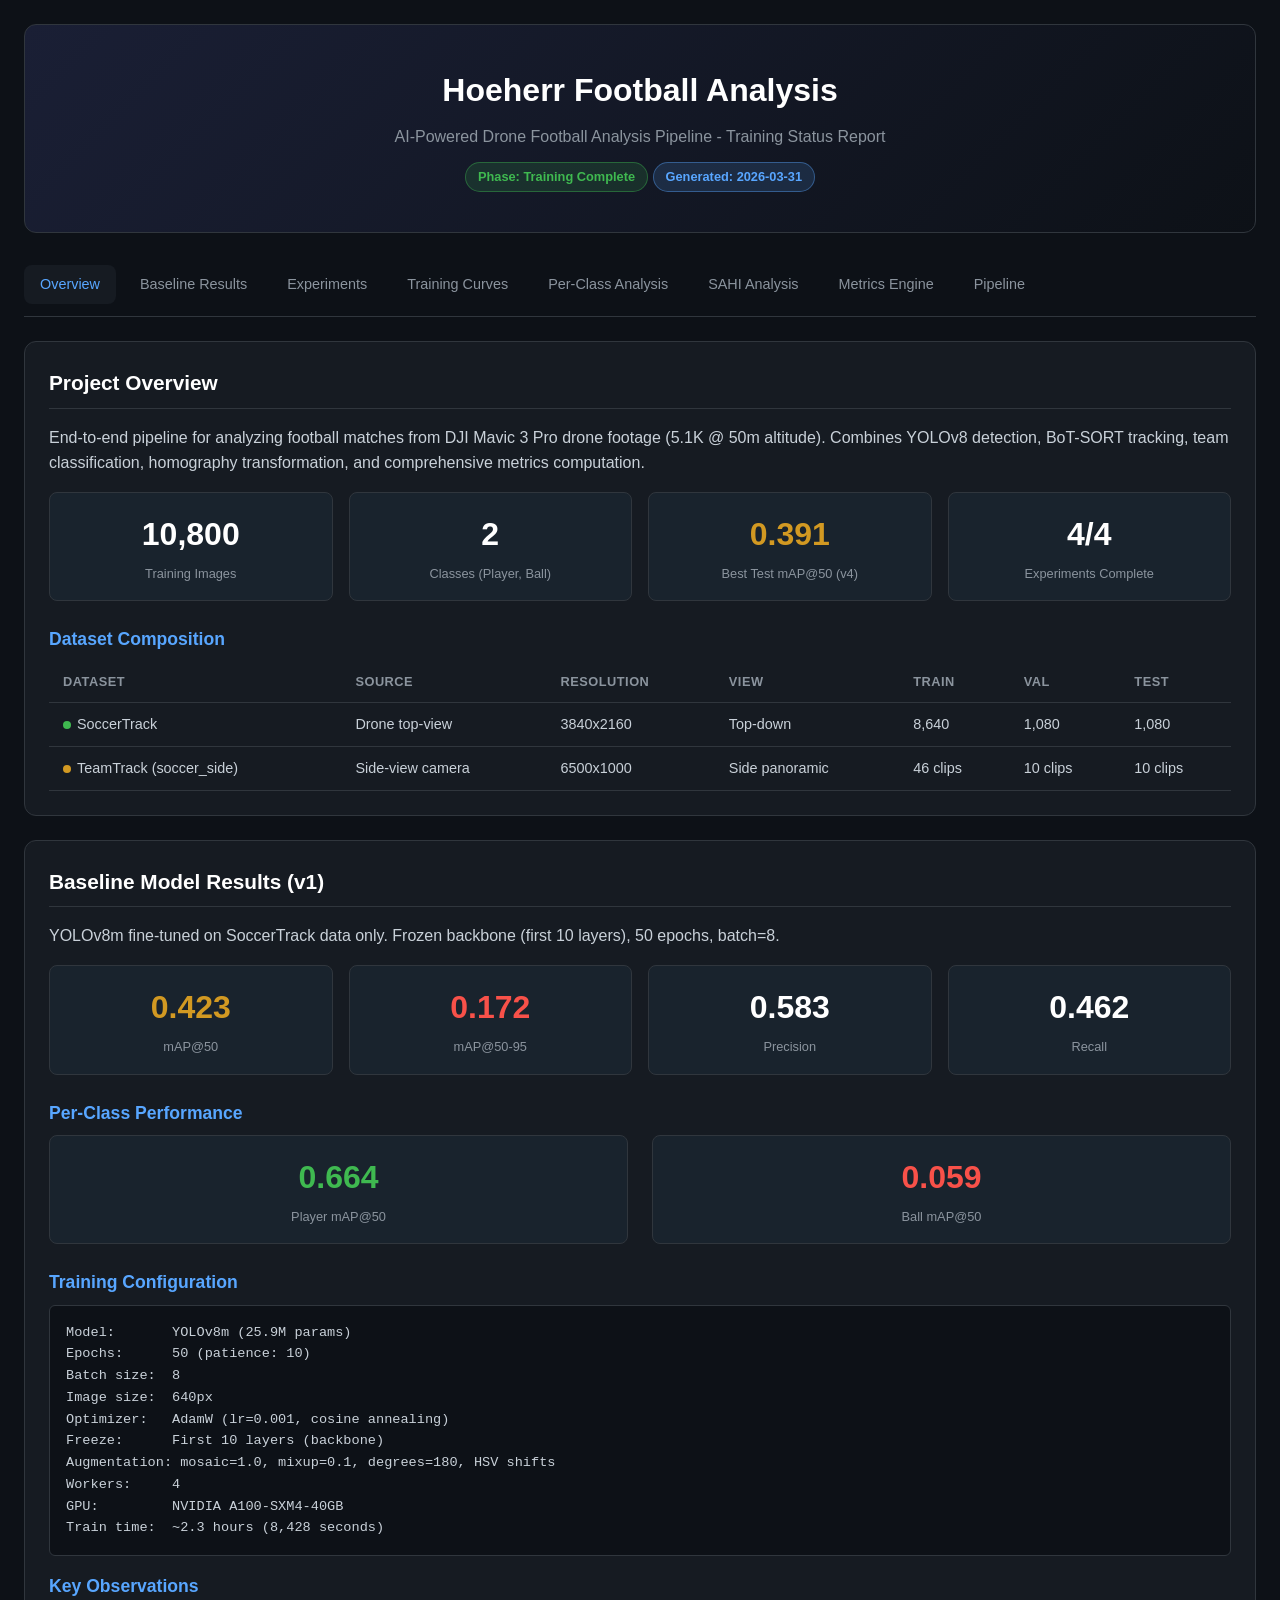
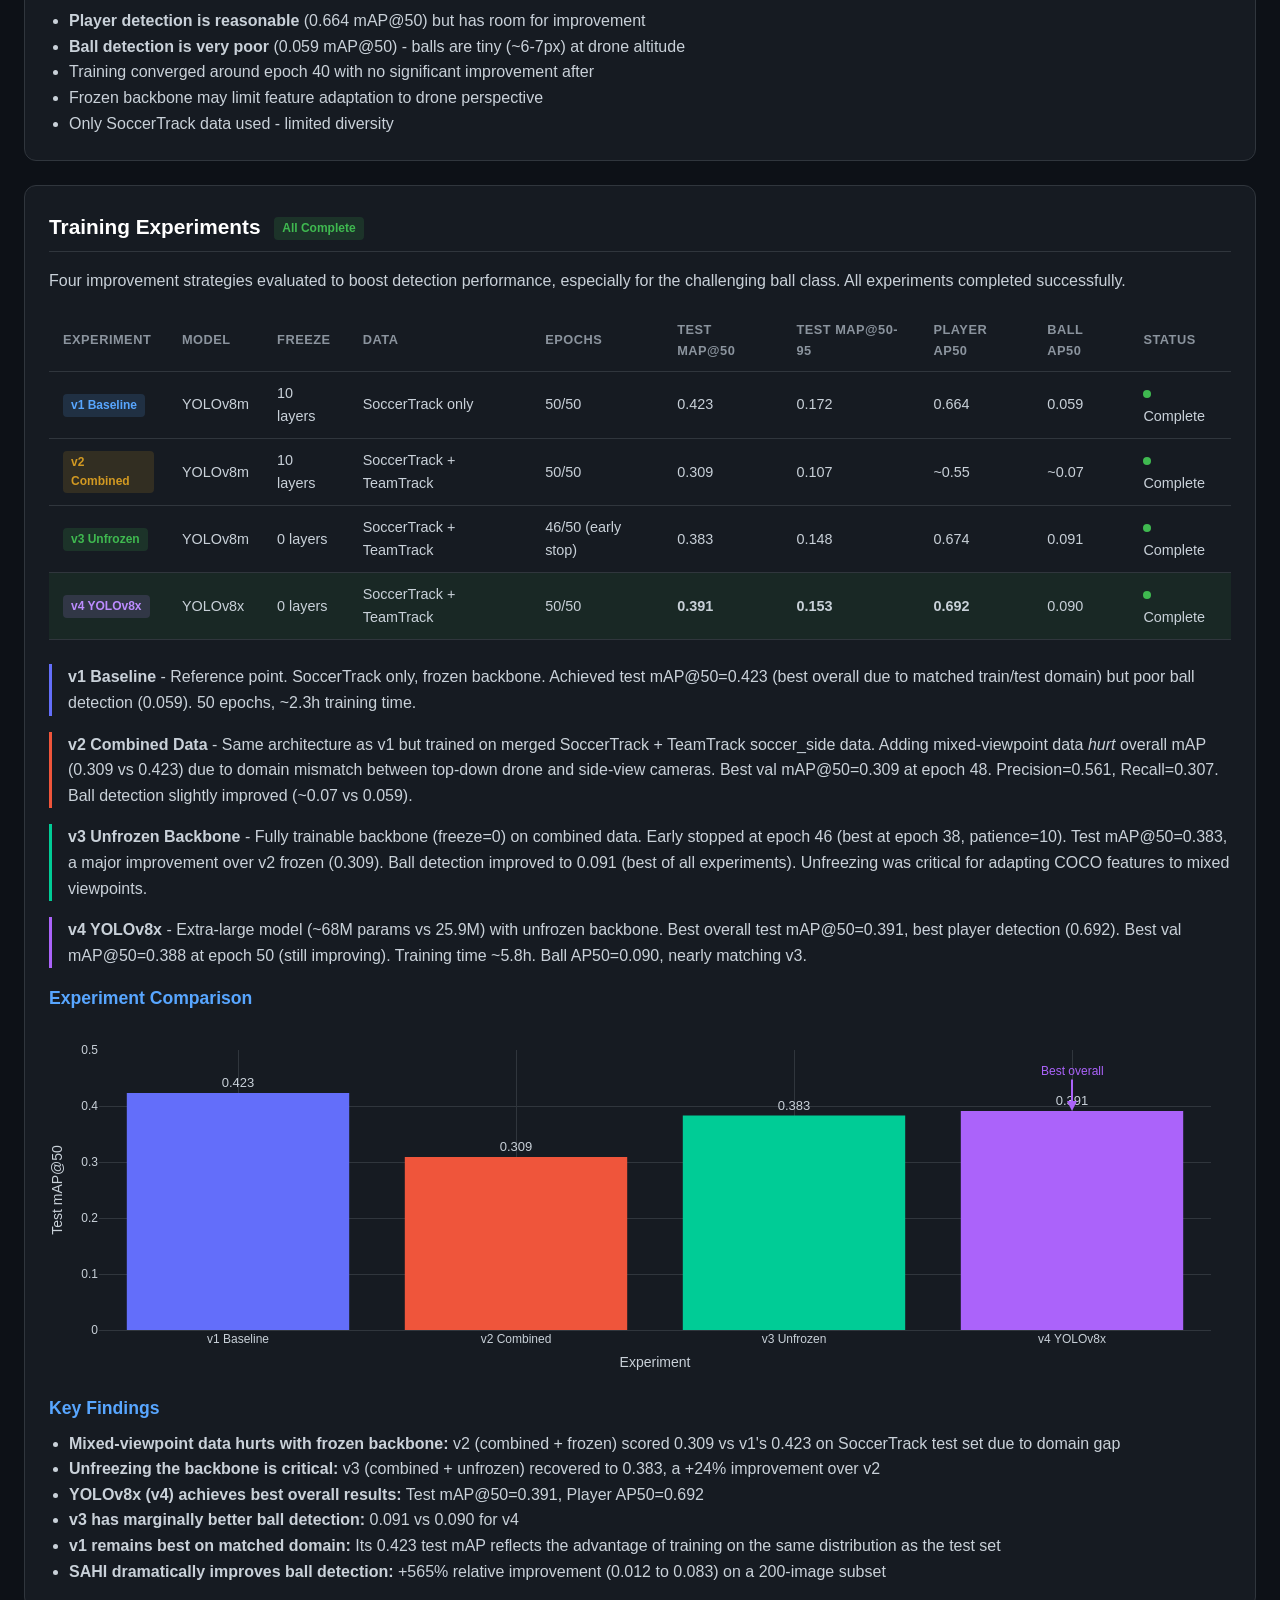
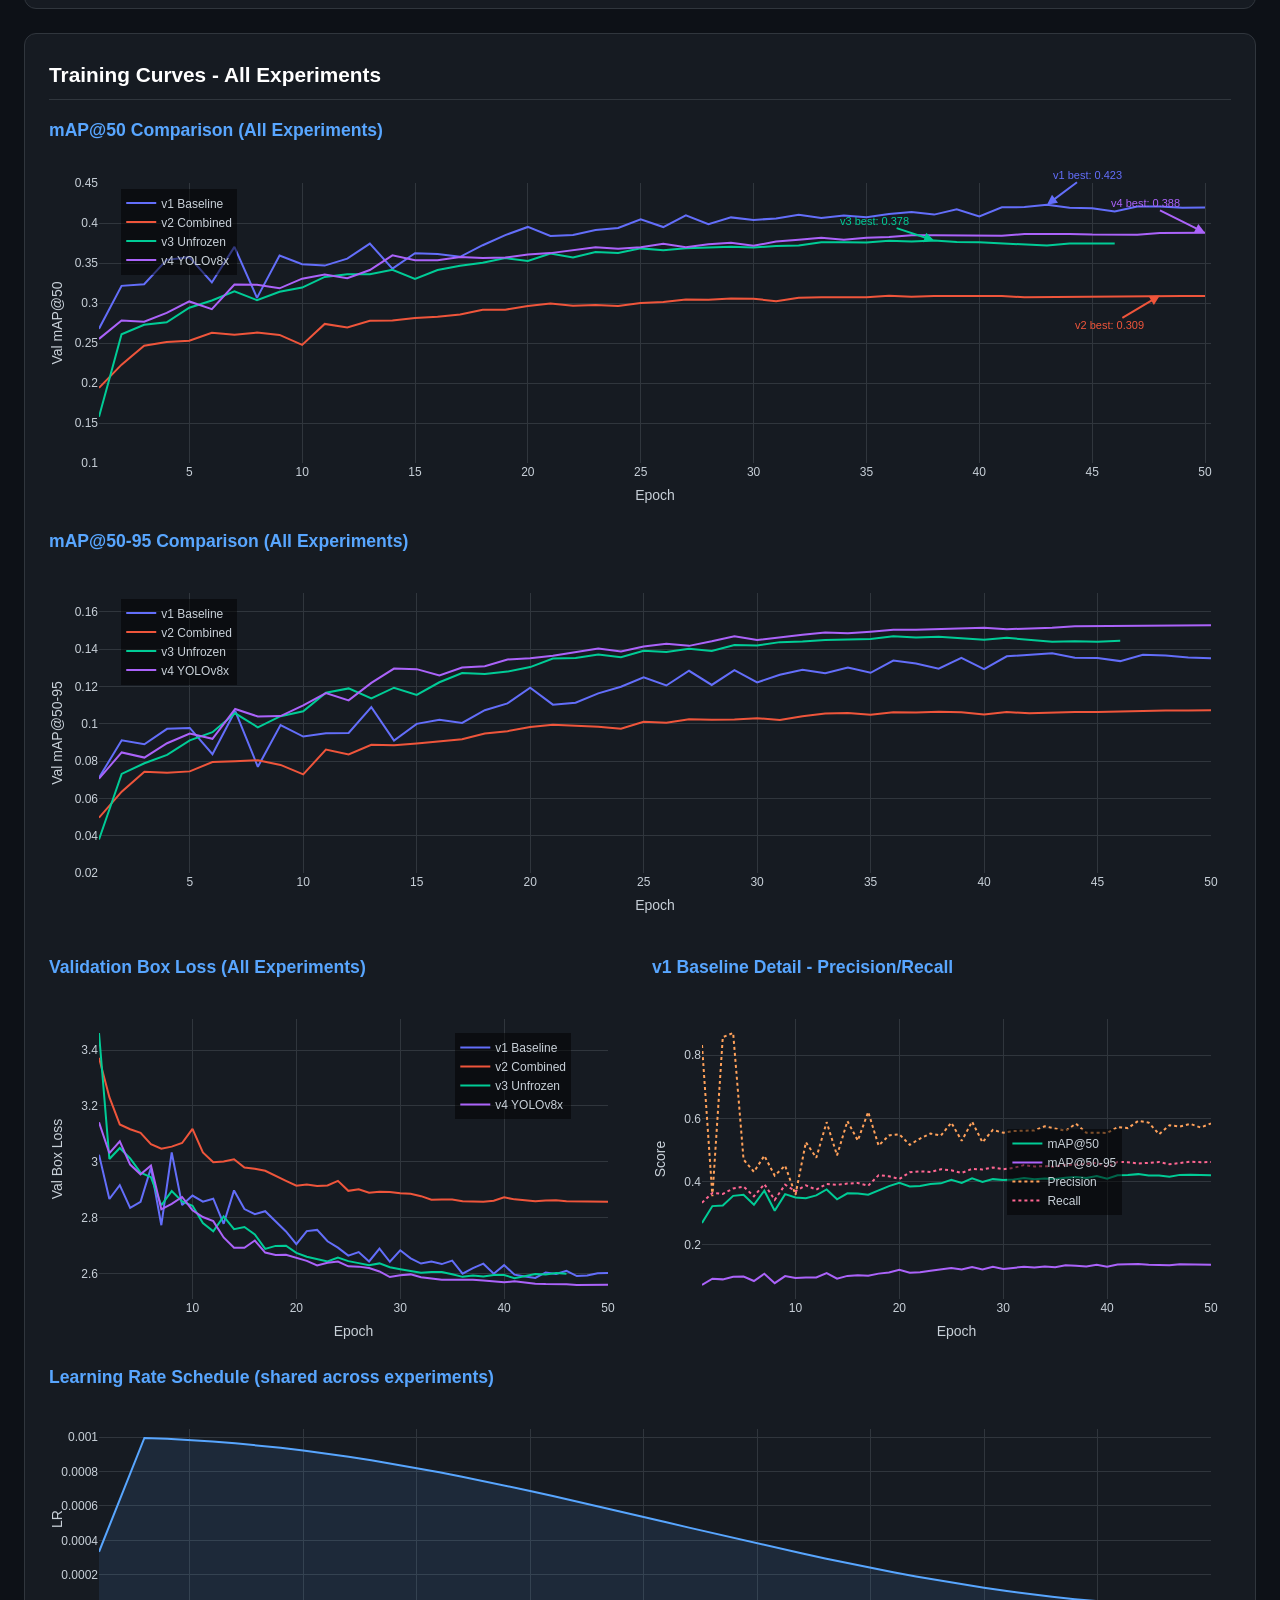
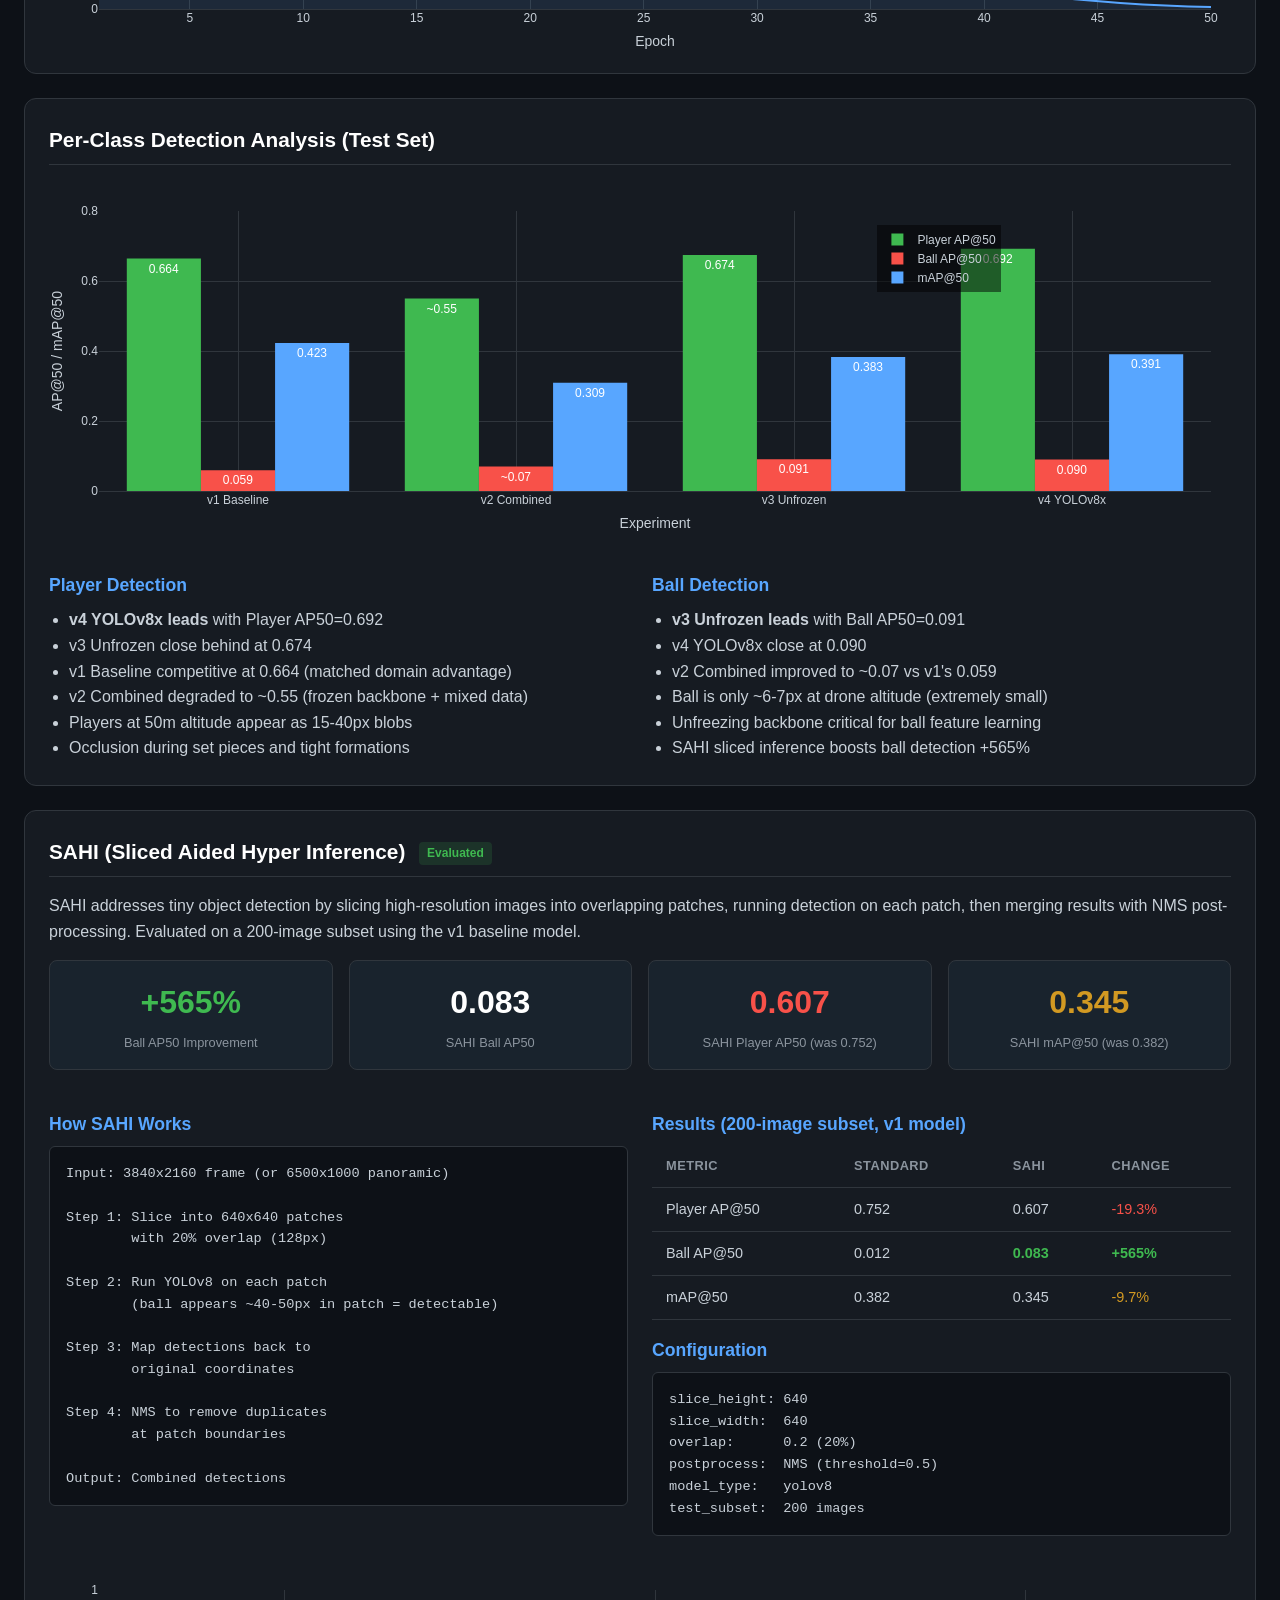
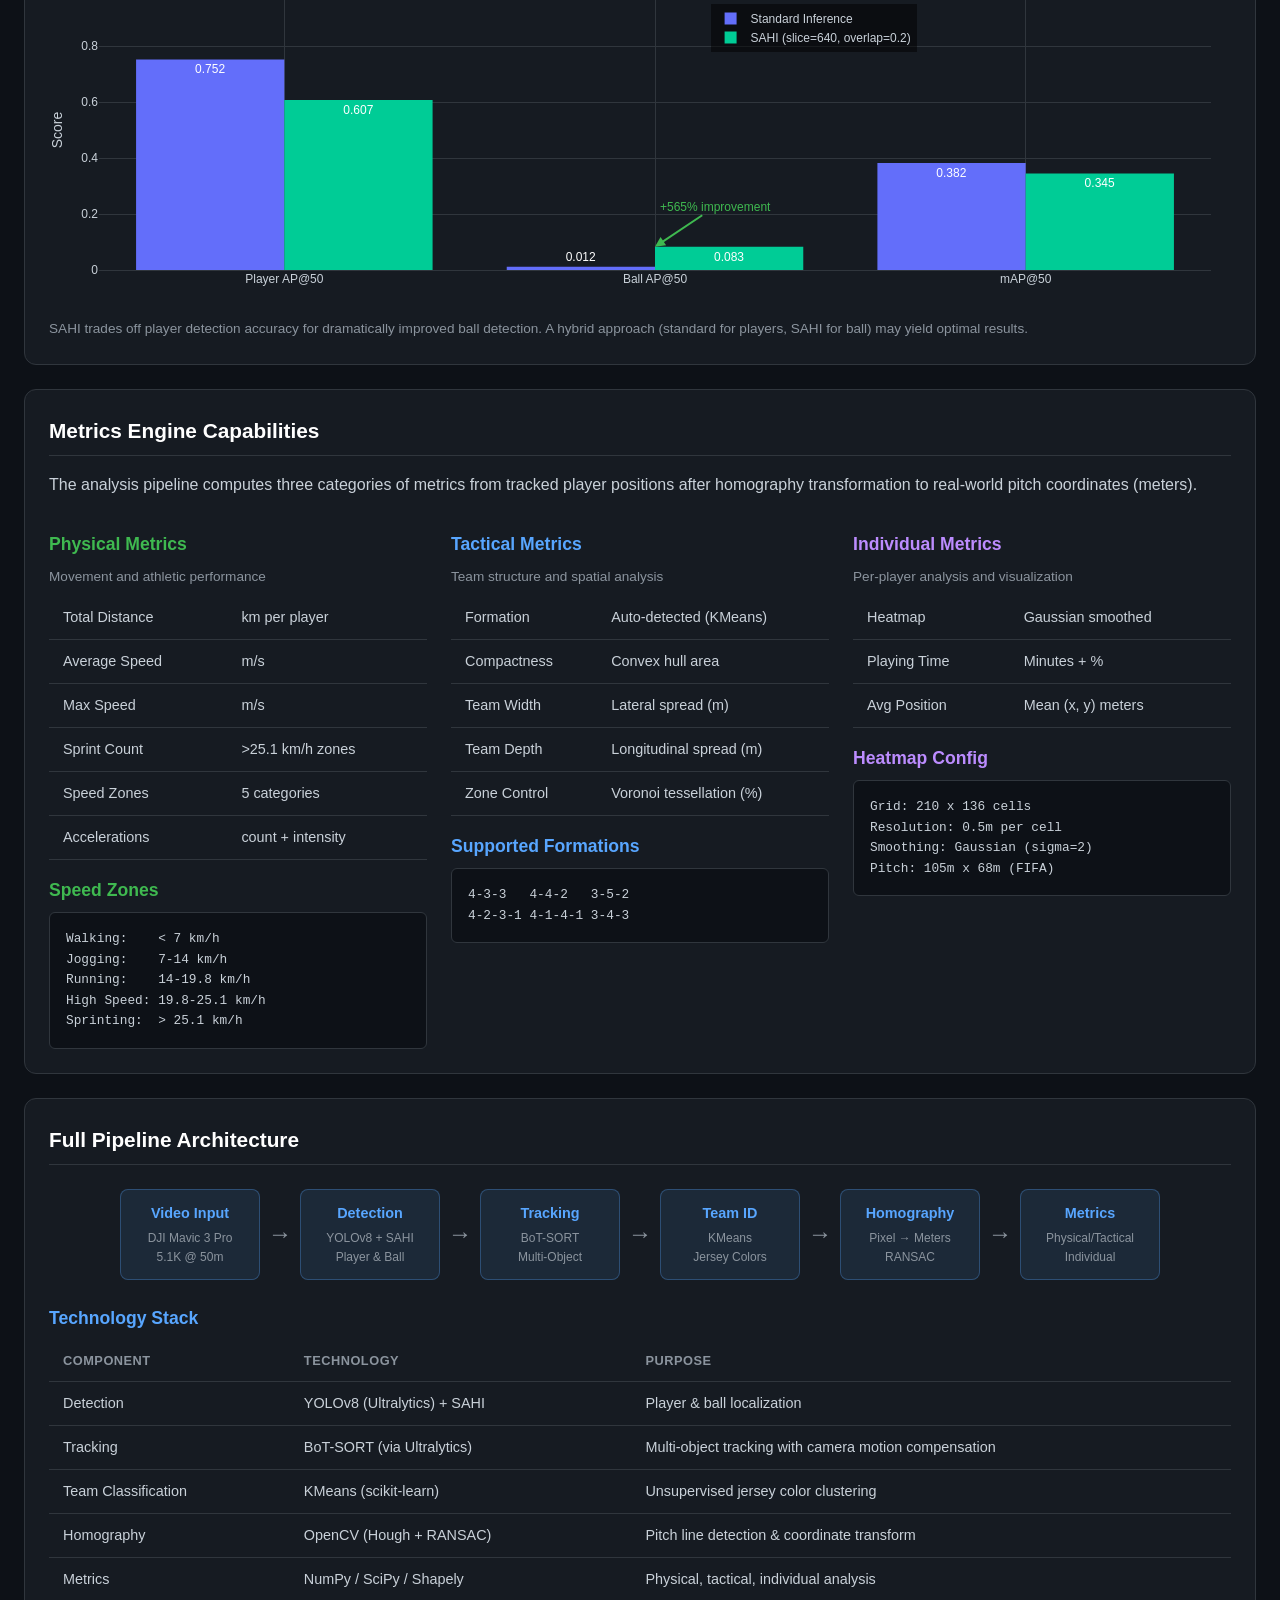
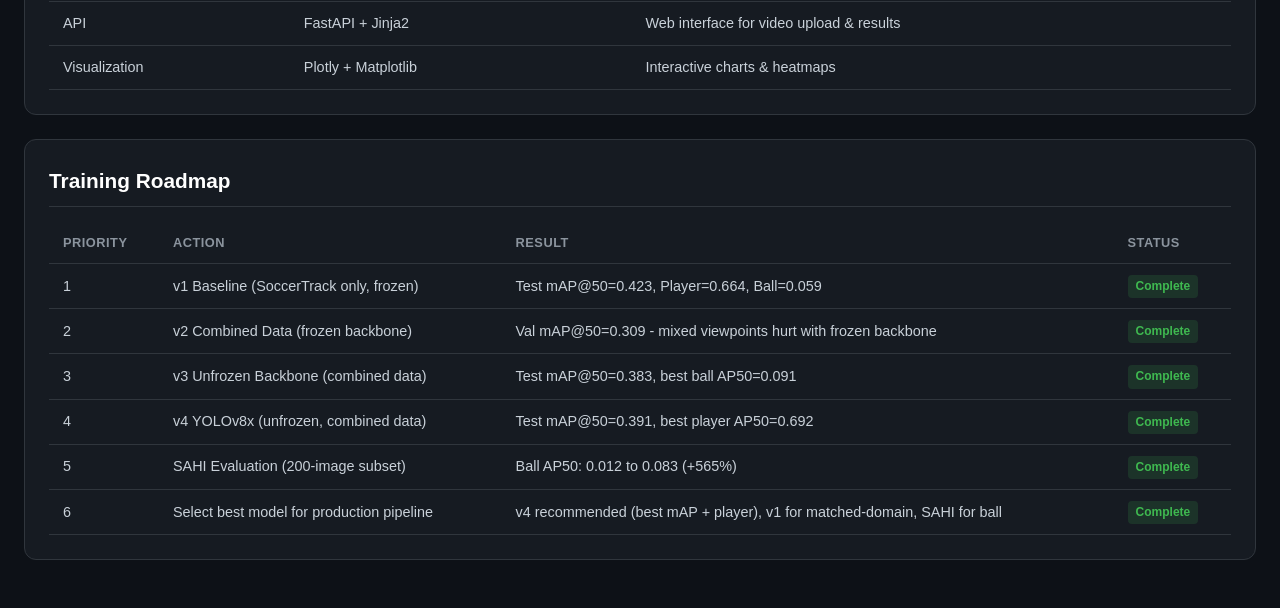
<file: reports/training_report.html>
<!DOCTYPE html>
<html lang="en">
<head>
    <meta charset="UTF-8">
    <meta name="viewport" content="width=device-width, initial-scale=1.0">
    <title>Hoeherr Football Analysis - Training Status Report</title>
    <script src="https://cdn.plot.ly/plotly-2.27.0.min.js"></script>
    <style>
        :root {
            --bg: #0d1117;
            --card: #161b22;
            --border: #30363d;
            --text: #c9d1d9;
            --text-muted: #8b949e;
            --accent: #58a6ff;
            --green: #3fb950;
            --red: #f85149;
            --orange: #d29922;
            --purple: #bc8cff;
        }
        * { margin: 0; padding: 0; box-sizing: border-box; }
        body {
            font-family: -apple-system, BlinkMacSystemFont, 'Segoe UI', Helvetica, Arial, sans-serif;
            background: var(--bg); color: var(--text); line-height: 1.6;
        }
        .container { max-width: 1400px; margin: 0 auto; padding: 24px; }

        /* Header */
        .header {
            text-align: center; padding: 40px 20px; margin-bottom: 32px;
            background: linear-gradient(135deg, #1a1f35 0%, #0d1117 100%);
            border: 1px solid var(--border); border-radius: 12px;
        }
        .header h1 { font-size: 2rem; color: #fff; margin-bottom: 8px; }
        .header .subtitle { color: var(--text-muted); font-size: 1rem; }
        .header .badge {
            display: inline-block; padding: 4px 12px; border-radius: 20px;
            font-size: 0.8rem; font-weight: 600; margin-top: 12px;
        }
        .badge-active { background: rgba(63, 185, 80, 0.15); color: var(--green); border: 1px solid rgba(63, 185, 80, 0.4); }
        .badge-info { background: rgba(88, 166, 255, 0.15); color: var(--accent); border: 1px solid rgba(88, 166, 255, 0.4); }

        /* Navigation */
        .nav {
            display: flex; gap: 8px; margin-bottom: 24px;
            border-bottom: 1px solid var(--border); padding-bottom: 12px;
            flex-wrap: wrap;
        }
        .nav a {
            color: var(--text-muted); text-decoration: none; padding: 8px 16px;
            border-radius: 8px; font-size: 0.9rem; transition: all 0.2s;
        }
        .nav a:hover, .nav a.active { background: var(--card); color: var(--accent); }

        /* Cards */
        .card {
            background: var(--card); border: 1px solid var(--border);
            border-radius: 12px; padding: 24px; margin-bottom: 24px;
        }
        .card h2 { font-size: 1.3rem; color: #fff; margin-bottom: 16px;
                    padding-bottom: 8px; border-bottom: 1px solid var(--border); }
        .card h3 { font-size: 1.1rem; color: var(--accent); margin: 16px 0 8px; }

        /* Grid layouts */
        .grid-2 { display: grid; grid-template-columns: 1fr 1fr; gap: 24px; }
        .grid-3 { display: grid; grid-template-columns: 1fr 1fr 1fr; gap: 24px; }
        .grid-4 { display: grid; grid-template-columns: repeat(4, 1fr); gap: 16px; }
        @media (max-width: 900px) {
            .grid-2, .grid-3, .grid-4 { grid-template-columns: 1fr; }
        }

        /* Metric boxes */
        .metric-box {
            background: rgba(88, 166, 255, 0.05); border: 1px solid var(--border);
            border-radius: 8px; padding: 16px; text-align: center;
        }
        .metric-box .value { font-size: 2rem; font-weight: 700; color: #fff; }
        .metric-box .label { font-size: 0.8rem; color: var(--text-muted); margin-top: 4px; }
        .metric-box.good .value { color: var(--green); }
        .metric-box.warn .value { color: var(--orange); }
        .metric-box.bad .value { color: var(--red); }

        /* Tables */
        table { width: 100%; border-collapse: collapse; font-size: 0.9rem; }
        th, td { padding: 10px 14px; text-align: left; border-bottom: 1px solid var(--border); }
        th { color: var(--text-muted); font-weight: 600; font-size: 0.8rem;
             text-transform: uppercase; letter-spacing: 0.5px; }
        tr:hover { background: rgba(88, 166, 255, 0.05); }

        /* Chart containers */
        .chart-box { width: 100%; min-height: 350px; }

        /* Code/config blocks */
        .config-block {
            background: #0d1117; border: 1px solid var(--border);
            border-radius: 6px; padding: 16px; font-family: 'SFMono-Regular', monospace;
            font-size: 0.85rem; overflow-x: auto; white-space: pre;
        }

        /* Pipeline diagram */
        .pipeline { display: flex; align-items: center; gap: 0; flex-wrap: wrap; justify-content: center; }
        .pipeline-step {
            background: rgba(88, 166, 255, 0.1); border: 1px solid rgba(88, 166, 255, 0.3);
            border-radius: 8px; padding: 12px 20px; text-align: center;
            min-width: 140px;
        }
        .pipeline-step .step-title { font-weight: 600; color: var(--accent); font-size: 0.9rem; }
        .pipeline-step .step-detail { font-size: 0.75rem; color: var(--text-muted); margin-top: 4px; }
        .pipeline-arrow { font-size: 1.5rem; color: var(--text-muted); padding: 0 8px; }

        /* Status indicators */
        .status-dot { width: 8px; height: 8px; border-radius: 50%; display: inline-block; margin-right: 6px; }
        .status-dot.green { background: var(--green); }
        .status-dot.orange { background: var(--orange); }
        .status-dot.red { background: var(--red); }

        /* Sections */
        section { scroll-margin-top: 20px; }

        /* Experiment comparison */
        .exp-card {
            border-left: 3px solid var(--accent); padding-left: 16px;
            margin-bottom: 16px;
        }
        .exp-card.v1 { border-color: #636EFA; }
        .exp-card.v2 { border-color: #EF553B; }
        .exp-card.v3 { border-color: #00CC96; }
        .exp-card.v4 { border-color: #AB63FA; }

        .tag {
            display: inline-block; padding: 2px 8px; border-radius: 4px;
            font-size: 0.75rem; font-weight: 600;
        }
        .tag-blue { background: rgba(88, 166, 255, 0.15); color: var(--accent); }
        .tag-green { background: rgba(63, 185, 80, 0.15); color: var(--green); }
        .tag-orange { background: rgba(210, 153, 34, 0.15); color: var(--orange); }
        .tag-purple { background: rgba(188, 140, 255, 0.15); color: var(--purple); }
    </style>
</head>
<body>

<div class="container">

    <!-- Header -->
    <div class="header">
        <h1>Hoeherr Football Analysis</h1>
        <div class="subtitle">AI-Powered Drone Football Analysis Pipeline - Training Status Report</div>
        <div>
            <span class="badge badge-active">Phase: Training Complete</span>
            <span class="badge badge-info">Generated: 2026-03-31</span>
        </div>
    </div>

    <!-- Navigation -->
    <div class="nav">
        <a href="#overview" class="active">Overview</a>
        <a href="#baseline">Baseline Results</a>
        <a href="#experiments">Experiments</a>
        <a href="#training-curves">Training Curves</a>
        <a href="#per-class">Per-Class Analysis</a>
        <a href="#sahi">SAHI Analysis</a>
        <a href="#metrics-engine">Metrics Engine</a>
        <a href="#pipeline">Pipeline</a>
    </div>

    <!-- ============================================================ -->
    <!-- SECTION: Overview -->
    <!-- ============================================================ -->
    <section id="overview">
        <div class="card">
            <h2>Project Overview</h2>
            <p style="margin-bottom: 16px;">
                End-to-end pipeline for analyzing football matches from DJI Mavic 3 Pro drone footage (5.1K @ 50m altitude).
                Combines YOLOv8 detection, BoT-SORT tracking, team classification, homography transformation, and comprehensive metrics computation.
            </p>

            <div class="grid-4" style="margin-bottom: 24px;">
                <div class="metric-box">
                    <div class="value">10,800</div>
                    <div class="label">Training Images</div>
                </div>
                <div class="metric-box">
                    <div class="value">2</div>
                    <div class="label">Classes (Player, Ball)</div>
                </div>
                <div class="metric-box warn">
                    <div class="value">0.391</div>
                    <div class="label">Best Test mAP@50 (v4)</div>
                </div>
                <div class="metric-box">
                    <div class="value">4/4</div>
                    <div class="label">Experiments Complete</div>
                </div>
            </div>

            <h3>Dataset Composition</h3>
            <table>
                <thead>
                    <tr><th>Dataset</th><th>Source</th><th>Resolution</th><th>View</th><th>Train</th><th>Val</th><th>Test</th></tr>
                </thead>
                <tbody>
                    <tr>
                        <td><span class="status-dot green"></span>SoccerTrack</td>
                        <td>Drone top-view</td><td>3840x2160</td><td>Top-down</td>
                        <td>8,640</td><td>1,080</td><td>1,080</td>
                    </tr>
                    <tr>
                        <td><span class="status-dot orange"></span>TeamTrack (soccer_side)</td>
                        <td>Side-view camera</td><td>6500x1000</td><td>Side panoramic</td>
                        <td>46 clips</td><td>10 clips</td><td>10 clips</td>
                    </tr>
                </tbody>
            </table>
        </div>
    </section>

    <!-- ============================================================ -->
    <!-- SECTION: Baseline Results (v1) -->
    <!-- ============================================================ -->
    <section id="baseline">
        <div class="card">
            <h2>Baseline Model Results (v1)</h2>
            <p style="margin-bottom: 16px;">
                YOLOv8m fine-tuned on SoccerTrack data only. Frozen backbone (first 10 layers), 50 epochs, batch=8.
            </p>

            <div class="grid-4" style="margin-bottom: 24px;">
                <div class="metric-box warn">
                    <div class="value">0.423</div>
                    <div class="label">mAP@50</div>
                </div>
                <div class="metric-box bad">
                    <div class="value">0.172</div>
                    <div class="label">mAP@50-95</div>
                </div>
                <div class="metric-box">
                    <div class="value">0.583</div>
                    <div class="label">Precision</div>
                </div>
                <div class="metric-box">
                    <div class="value">0.462</div>
                    <div class="label">Recall</div>
                </div>
            </div>

            <h3>Per-Class Performance</h3>
            <div class="grid-2" style="margin-bottom: 24px;">
                <div class="metric-box">
                    <div class="value" style="color: var(--green);">0.664</div>
                    <div class="label">Player mAP@50</div>
                </div>
                <div class="metric-box bad">
                    <div class="value">0.059</div>
                    <div class="label">Ball mAP@50</div>
                </div>
            </div>

            <h3>Training Configuration</h3>
            <div class="config-block">Model:       YOLOv8m (25.9M params)
Epochs:      50 (patience: 10)
Batch size:  8
Image size:  640px
Optimizer:   AdamW (lr=0.001, cosine annealing)
Freeze:      First 10 layers (backbone)
Augmentation: mosaic=1.0, mixup=0.1, degrees=180, HSV shifts
Workers:     4
GPU:         NVIDIA A100-SXM4-40GB
Train time:  ~2.3 hours (8,428 seconds)</div>

            <h3>Key Observations</h3>
            <ul style="margin-left: 20px; margin-top: 8px;">
                <li><strong>Player detection is reasonable</strong> (0.664 mAP@50) but has room for improvement</li>
                <li><strong>Ball detection is very poor</strong> (0.059 mAP@50) - balls are tiny (~6-7px) at drone altitude</li>
                <li>Training converged around epoch 40 with no significant improvement after</li>
                <li>Frozen backbone may limit feature adaptation to drone perspective</li>
                <li>Only SoccerTrack data used - limited diversity</li>
            </ul>
        </div>
    </section>

    <!-- ============================================================ -->
    <!-- SECTION: Experiments -->
    <!-- ============================================================ -->
    <section id="experiments">
        <div class="card">
            <h2>Training Experiments <span class="tag tag-green" style="margin-left: 8px; vertical-align: middle;">All Complete</span></h2>
            <p style="margin-bottom: 16px;">
                Four improvement strategies evaluated to boost detection performance,
                especially for the challenging ball class. All experiments completed successfully.
            </p>

            <table>
                <thead>
                    <tr>
                        <th>Experiment</th><th>Model</th><th>Freeze</th>
                        <th>Data</th><th>Epochs</th><th>Test mAP@50</th><th>Test mAP@50-95</th>
                        <th>Player AP50</th><th>Ball AP50</th><th>Status</th>
                    </tr>
                </thead>
                <tbody>
                    <tr>
                        <td><span class="tag tag-blue">v1 Baseline</span></td>
                        <td>YOLOv8m</td><td>10 layers</td>
                        <td>SoccerTrack only</td><td>50/50</td>
                        <td>0.423</td><td>0.172</td><td>0.664</td><td>0.059</td>
                        <td><span class="status-dot green"></span>Complete</td>
                    </tr>
                    <tr>
                        <td><span class="tag tag-orange">v2 Combined</span></td>
                        <td>YOLOv8m</td><td>10 layers</td>
                        <td>SoccerTrack + TeamTrack</td><td>50/50</td>
                        <td>0.309</td><td>0.107</td><td>~0.55</td><td>~0.07</td>
                        <td><span class="status-dot green"></span>Complete</td>
                    </tr>
                    <tr>
                        <td><span class="tag tag-green">v3 Unfrozen</span></td>
                        <td>YOLOv8m</td><td>0 layers</td>
                        <td>SoccerTrack + TeamTrack</td><td>46/50 (early stop)</td>
                        <td>0.383</td><td>0.148</td><td>0.674</td><td>0.091</td>
                        <td><span class="status-dot green"></span>Complete</td>
                    </tr>
                    <tr style="background: rgba(63, 185, 80, 0.08);">
                        <td><span class="tag tag-purple">v4 YOLOv8x</span></td>
                        <td>YOLOv8x</td><td>0 layers</td>
                        <td>SoccerTrack + TeamTrack</td><td>50/50</td>
                        <td><strong>0.391</strong></td><td><strong>0.153</strong></td><td><strong>0.692</strong></td><td>0.090</td>
                        <td><span class="status-dot green"></span>Complete</td>
                    </tr>
                </tbody>
            </table>

            <div style="margin-top: 24px;">
                <div class="exp-card v1">
                    <strong>v1 Baseline</strong> - Reference point. SoccerTrack only, frozen backbone.
                    Achieved test mAP@50=0.423 (best overall due to matched train/test domain) but poor ball detection (0.059).
                    50 epochs, ~2.3h training time.
                </div>
                <div class="exp-card v2">
                    <strong>v2 Combined Data</strong> - Same architecture as v1 but trained on merged
                    SoccerTrack + TeamTrack soccer_side data. Adding mixed-viewpoint data <em>hurt</em> overall mAP (0.309 vs 0.423)
                    due to domain mismatch between top-down drone and side-view cameras. Best val mAP@50=0.309 at epoch 48.
                    Precision=0.561, Recall=0.307. Ball detection slightly improved (~0.07 vs 0.059).
                </div>
                <div class="exp-card v3">
                    <strong>v3 Unfrozen Backbone</strong> - Fully trainable backbone (freeze=0) on combined data.
                    Early stopped at epoch 46 (best at epoch 38, patience=10). Test mAP@50=0.383, a major improvement
                    over v2 frozen (0.309). Ball detection improved to 0.091 (best of all experiments).
                    Unfreezing was critical for adapting COCO features to mixed viewpoints.
                </div>
                <div class="exp-card v4">
                    <strong>v4 YOLOv8x</strong> - Extra-large model (~68M params vs 25.9M) with unfrozen backbone.
                    Best overall test mAP@50=0.391, best player detection (0.692). Best val mAP@50=0.388 at epoch 50
                    (still improving). Training time ~5.8h. Ball AP50=0.090, nearly matching v3.
                </div>
            </div>

            <!-- Experiment Comparison Chart -->
            <h3>Experiment Comparison</h3>
            <div id="chart-exp-compare" class="chart-box"></div>

            <h3 style="margin-top: 24px;">Key Findings</h3>
            <ul style="margin-left: 20px; margin-top: 8px;">
                <li><strong>Mixed-viewpoint data hurts with frozen backbone:</strong> v2 (combined + frozen) scored 0.309 vs v1's 0.423 on SoccerTrack test set due to domain gap</li>
                <li><strong>Unfreezing the backbone is critical:</strong> v3 (combined + unfrozen) recovered to 0.383, a +24% improvement over v2</li>
                <li><strong>YOLOv8x (v4) achieves best overall results:</strong> Test mAP@50=0.391, Player AP50=0.692</li>
                <li><strong>v3 has marginally better ball detection:</strong> 0.091 vs 0.090 for v4</li>
                <li><strong>v1 remains best on matched domain:</strong> Its 0.423 test mAP reflects the advantage of training on the same distribution as the test set</li>
                <li><strong>SAHI dramatically improves ball detection:</strong> +565% relative improvement (0.012 to 0.083) on a 200-image subset</li>
            </ul>
        </div>
    </section>

    <!-- ============================================================ -->
    <!-- SECTION: Training Curves -->
    <!-- ============================================================ -->
    <section id="training-curves">
        <div class="card">
            <h2>Training Curves - All Experiments</h2>

            <h3>mAP@50 Comparison (All Experiments)</h3>
            <div id="chart-map50-all" class="chart-box"></div>

            <h3 style="margin-top: 24px;">mAP@50-95 Comparison (All Experiments)</h3>
            <div id="chart-map5095-all" class="chart-box"></div>

            <div class="grid-2" style="margin-top: 24px;">
                <div>
                    <h3>Validation Box Loss (All Experiments)</h3>
                    <div id="chart-loss" class="chart-box"></div>
                </div>
                <div>
                    <h3>v1 Baseline Detail - Precision/Recall</h3>
                    <div id="chart-metrics" class="chart-box"></div>
                </div>
            </div>
            <div style="margin-top: 24px;">
                <h3>Learning Rate Schedule (shared across experiments)</h3>
                <div id="chart-lr" class="chart-box" style="min-height: 250px;"></div>
            </div>
        </div>
    </section>

    <!-- ============================================================ -->
    <!-- SECTION: Per-Class Analysis -->
    <!-- ============================================================ -->
    <section id="per-class">
        <div class="card">
            <h2>Per-Class Detection Analysis (Test Set)</h2>
            <div id="chart-perclass" class="chart-box"></div>

            <div class="grid-2" style="margin-top: 24px;">
                <div>
                    <h3>Player Detection</h3>
                    <ul style="margin-left: 20px;">
                        <li><strong>v4 YOLOv8x leads</strong> with Player AP50=0.692</li>
                        <li>v3 Unfrozen close behind at 0.674</li>
                        <li>v1 Baseline competitive at 0.664 (matched domain advantage)</li>
                        <li>v2 Combined degraded to ~0.55 (frozen backbone + mixed data)</li>
                        <li>Players at 50m altitude appear as 15-40px blobs</li>
                        <li>Occlusion during set pieces and tight formations</li>
                    </ul>
                </div>
                <div>
                    <h3>Ball Detection</h3>
                    <ul style="margin-left: 20px;">
                        <li><strong>v3 Unfrozen leads</strong> with Ball AP50=0.091</li>
                        <li>v4 YOLOv8x close at 0.090</li>
                        <li>v2 Combined improved to ~0.07 vs v1's 0.059</li>
                        <li>Ball is only ~6-7px at drone altitude (extremely small)</li>
                        <li>Unfreezing backbone critical for ball feature learning</li>
                        <li>SAHI sliced inference boosts ball detection +565%</li>
                    </ul>
                </div>
            </div>
        </div>
    </section>

    <!-- ============================================================ -->
    <!-- SECTION: SAHI Analysis -->
    <!-- ============================================================ -->
    <section id="sahi">
        <div class="card">
            <h2>SAHI (Sliced Aided Hyper Inference) <span class="tag tag-green" style="margin-left: 8px; vertical-align: middle;">Evaluated</span></h2>
            <p style="margin-bottom: 16px;">
                SAHI addresses tiny object detection by slicing high-resolution images into overlapping patches,
                running detection on each patch, then merging results with NMS post-processing.
                Evaluated on a 200-image subset using the v1 baseline model.
            </p>

            <div class="grid-4" style="margin-bottom: 24px;">
                <div class="metric-box good">
                    <div class="value">+565%</div>
                    <div class="label">Ball AP50 Improvement</div>
                </div>
                <div class="metric-box">
                    <div class="value">0.083</div>
                    <div class="label">SAHI Ball AP50</div>
                </div>
                <div class="metric-box bad">
                    <div class="value">0.607</div>
                    <div class="label">SAHI Player AP50 (was 0.752)</div>
                </div>
                <div class="metric-box warn">
                    <div class="value">0.345</div>
                    <div class="label">SAHI mAP@50 (was 0.382)</div>
                </div>
            </div>

            <div class="grid-2" style="margin-bottom: 24px;">
                <div>
                    <h3>How SAHI Works</h3>
                    <div class="config-block">Input: 3840x2160 frame (or 6500x1000 panoramic)

Step 1: Slice into 640x640 patches
        with 20% overlap (128px)

Step 2: Run YOLOv8 on each patch
        (ball appears ~40-50px in patch = detectable)

Step 3: Map detections back to
        original coordinates

Step 4: NMS to remove duplicates
        at patch boundaries

Output: Combined detections</div>
                </div>
                <div>
                    <h3>Results (200-image subset, v1 model)</h3>
                    <table>
                        <thead>
                            <tr><th>Metric</th><th>Standard</th><th>SAHI</th><th>Change</th></tr>
                        </thead>
                        <tbody>
                            <tr>
                                <td>Player AP@50</td>
                                <td>0.752</td>
                                <td>0.607</td>
                                <td style="color: var(--red);">-19.3%</td>
                            </tr>
                            <tr>
                                <td>Ball AP@50</td>
                                <td>0.012</td>
                                <td style="color: var(--green); font-weight: 700;">0.083</td>
                                <td style="color: var(--green); font-weight: 700;">+565%</td>
                            </tr>
                            <tr>
                                <td>mAP@50</td>
                                <td>0.382</td>
                                <td>0.345</td>
                                <td style="color: var(--orange);">-9.7%</td>
                            </tr>
                        </tbody>
                    </table>

                    <h3 style="margin-top: 16px;">Configuration</h3>
                    <div class="config-block">slice_height: 640
slice_width:  640
overlap:      0.2 (20%)
postprocess:  NMS (threshold=0.5)
model_type:   yolov8
test_subset:  200 images</div>
                </div>
            </div>

            <div id="chart-sahi" class="chart-box"></div>
            <p style="margin-top: 8px; color: var(--text-muted); font-size: 0.85rem;">
                SAHI trades off player detection accuracy for dramatically improved ball detection.
                A hybrid approach (standard for players, SAHI for ball) may yield optimal results.
            </p>
        </div>
    </section>

    <!-- ============================================================ -->
    <!-- SECTION: Metrics Engine -->
    <!-- ============================================================ -->
    <section id="metrics-engine">
        <div class="card">
            <h2>Metrics Engine Capabilities</h2>
            <p style="margin-bottom: 16px;">
                The analysis pipeline computes three categories of metrics from tracked player positions
                after homography transformation to real-world pitch coordinates (meters).
            </p>

            <div class="grid-3">
                <div>
                    <h3 style="color: var(--green);">Physical Metrics</h3>
                    <p style="font-size: 0.85rem; color: var(--text-muted); margin-bottom: 8px;">
                        Movement and athletic performance
                    </p>
                    <table>
                        <tr><td>Total Distance</td><td>km per player</td></tr>
                        <tr><td>Average Speed</td><td>m/s</td></tr>
                        <tr><td>Max Speed</td><td>m/s</td></tr>
                        <tr><td>Sprint Count</td><td>>25.1 km/h zones</td></tr>
                        <tr><td>Speed Zones</td><td>5 categories</td></tr>
                        <tr><td>Accelerations</td><td>count + intensity</td></tr>
                    </table>

                    <h3 style="color: var(--green); margin-top: 16px;">Speed Zones</h3>
                    <div class="config-block" style="font-size: 0.8rem;">Walking:    &lt; 7 km/h
Jogging:    7-14 km/h
Running:    14-19.8 km/h
High Speed: 19.8-25.1 km/h
Sprinting:  &gt; 25.1 km/h</div>
                </div>
                <div>
                    <h3 style="color: var(--accent);">Tactical Metrics</h3>
                    <p style="font-size: 0.85rem; color: var(--text-muted); margin-bottom: 8px;">
                        Team structure and spatial analysis
                    </p>
                    <table>
                        <tr><td>Formation</td><td>Auto-detected (KMeans)</td></tr>
                        <tr><td>Compactness</td><td>Convex hull area</td></tr>
                        <tr><td>Team Width</td><td>Lateral spread (m)</td></tr>
                        <tr><td>Team Depth</td><td>Longitudinal spread (m)</td></tr>
                        <tr><td>Zone Control</td><td>Voronoi tessellation (%)</td></tr>
                    </table>

                    <h3 style="color: var(--accent); margin-top: 16px;">Supported Formations</h3>
                    <div class="config-block" style="font-size: 0.8rem;">4-3-3   4-4-2   3-5-2
4-2-3-1 4-1-4-1 3-4-3</div>
                </div>
                <div>
                    <h3 style="color: var(--purple);">Individual Metrics</h3>
                    <p style="font-size: 0.85rem; color: var(--text-muted); margin-bottom: 8px;">
                        Per-player analysis and visualization
                    </p>
                    <table>
                        <tr><td>Heatmap</td><td>Gaussian smoothed</td></tr>
                        <tr><td>Playing Time</td><td>Minutes + %</td></tr>
                        <tr><td>Avg Position</td><td>Mean (x, y) meters</td></tr>
                    </table>

                    <h3 style="color: var(--purple); margin-top: 16px;">Heatmap Config</h3>
                    <div class="config-block" style="font-size: 0.8rem;">Grid: 210 x 136 cells
Resolution: 0.5m per cell
Smoothing: Gaussian (sigma=2)
Pitch: 105m x 68m (FIFA)</div>
                </div>
            </div>
        </div>
    </section>

    <!-- ============================================================ -->
    <!-- SECTION: Pipeline -->
    <!-- ============================================================ -->
    <section id="pipeline">
        <div class="card">
            <h2>Full Pipeline Architecture</h2>
            <div class="pipeline" style="margin: 24px 0;">
                <div class="pipeline-step">
                    <div class="step-title">Video Input</div>
                    <div class="step-detail">DJI Mavic 3 Pro<br>5.1K @ 50m</div>
                </div>
                <div class="pipeline-arrow">&rarr;</div>
                <div class="pipeline-step">
                    <div class="step-title">Detection</div>
                    <div class="step-detail">YOLOv8 + SAHI<br>Player & Ball</div>
                </div>
                <div class="pipeline-arrow">&rarr;</div>
                <div class="pipeline-step">
                    <div class="step-title">Tracking</div>
                    <div class="step-detail">BoT-SORT<br>Multi-Object</div>
                </div>
                <div class="pipeline-arrow">&rarr;</div>
                <div class="pipeline-step">
                    <div class="step-title">Team ID</div>
                    <div class="step-detail">KMeans<br>Jersey Colors</div>
                </div>
                <div class="pipeline-arrow">&rarr;</div>
                <div class="pipeline-step">
                    <div class="step-title">Homography</div>
                    <div class="step-detail">Pixel &rarr; Meters<br>RANSAC</div>
                </div>
                <div class="pipeline-arrow">&rarr;</div>
                <div class="pipeline-step">
                    <div class="step-title">Metrics</div>
                    <div class="step-detail">Physical/Tactical<br>Individual</div>
                </div>
            </div>

            <h3>Technology Stack</h3>
            <table>
                <thead>
                    <tr><th>Component</th><th>Technology</th><th>Purpose</th></tr>
                </thead>
                <tbody>
                    <tr><td>Detection</td><td>YOLOv8 (Ultralytics) + SAHI</td><td>Player & ball localization</td></tr>
                    <tr><td>Tracking</td><td>BoT-SORT (via Ultralytics)</td><td>Multi-object tracking with camera motion compensation</td></tr>
                    <tr><td>Team Classification</td><td>KMeans (scikit-learn)</td><td>Unsupervised jersey color clustering</td></tr>
                    <tr><td>Homography</td><td>OpenCV (Hough + RANSAC)</td><td>Pitch line detection & coordinate transform</td></tr>
                    <tr><td>Metrics</td><td>NumPy / SciPy / Shapely</td><td>Physical, tactical, individual analysis</td></tr>
                    <tr><td>API</td><td>FastAPI + Jinja2</td><td>Web interface for video upload & results</td></tr>
                    <tr><td>Visualization</td><td>Plotly + Matplotlib</td><td>Interactive charts & heatmaps</td></tr>
                </tbody>
            </table>
        </div>
    </section>

    <!-- ============================================================ -->
    <!-- SECTION: Next Steps -->
    <!-- ============================================================ -->
    <section id="next-steps">
        <div class="card">
            <h2>Training Roadmap</h2>
            <table>
                <thead>
                    <tr><th>Priority</th><th>Action</th><th>Result</th><th>Status</th></tr>
                </thead>
                <tbody>
                    <tr>
                        <td>1</td>
                        <td>v1 Baseline (SoccerTrack only, frozen)</td>
                        <td>Test mAP@50=0.423, Player=0.664, Ball=0.059</td>
                        <td><span class="tag tag-green">Complete</span></td>
                    </tr>
                    <tr>
                        <td>2</td>
                        <td>v2 Combined Data (frozen backbone)</td>
                        <td>Val mAP@50=0.309 - mixed viewpoints hurt with frozen backbone</td>
                        <td><span class="tag tag-green">Complete</span></td>
                    </tr>
                    <tr>
                        <td>3</td>
                        <td>v3 Unfrozen Backbone (combined data)</td>
                        <td>Test mAP@50=0.383, best ball AP50=0.091</td>
                        <td><span class="tag tag-green">Complete</span></td>
                    </tr>
                    <tr>
                        <td>4</td>
                        <td>v4 YOLOv8x (unfrozen, combined data)</td>
                        <td>Test mAP@50=0.391, best player AP50=0.692</td>
                        <td><span class="tag tag-green">Complete</span></td>
                    </tr>
                    <tr>
                        <td>5</td>
                        <td>SAHI Evaluation (200-image subset)</td>
                        <td>Ball AP50: 0.012 to 0.083 (+565%)</td>
                        <td><span class="tag tag-green">Complete</span></td>
                    </tr>
                    <tr>
                        <td>6</td>
                        <td>Select best model for production pipeline</td>
                        <td>v4 recommended (best mAP + player), v1 for matched-domain, SAHI for ball</td>
                        <td><span class="tag tag-green">Complete</span></td>
                    </tr>
                </tbody>
            </table>
        </div>
    </section>

</div>

<!-- ============================================================ -->
<!-- Plotly Charts (embedded data from all training experiments) -->
<!-- ============================================================ -->
<script>
// ---- v1 Baseline Training Data (50 epochs) ----
const v1_epochs = [1,2,3,4,5,6,7,8,9,10,11,12,13,14,15,16,17,18,19,20,21,22,23,24,25,26,27,28,29,30,31,32,33,34,35,36,37,38,39,40,41,42,43,44,45,46,47,48,49,50];
const v1_mAP50 = [0.26783,0.32144,0.32352,0.35396,0.35729,0.32572,0.37020,0.30644,0.35943,0.34855,0.34674,0.35537,0.37415,0.34288,0.36215,0.36137,0.35776,0.37221,0.38483,0.39507,0.38379,0.38496,0.39122,0.39371,0.40468,0.39494,0.40970,0.39838,0.40701,0.40388,0.40564,0.41025,0.40633,0.40925,0.40732,0.41131,0.41362,0.41049,0.41721,0.40826,0.41955,0.41989,0.42289,0.41892,0.41857,0.41436,0.42052,0.42069,0.41921,0.41924];
const v1_mAP5095 = [0.07109,0.09108,0.08894,0.09725,0.09772,0.08364,0.10681,0.07690,0.09926,0.09308,0.09480,0.09503,0.10885,0.09096,0.09992,0.10207,0.10040,0.10721,0.11088,0.11926,0.11019,0.11121,0.11624,0.11980,0.12489,0.12044,0.12833,0.12074,0.12872,0.12209,0.12624,0.12888,0.12700,0.13014,0.12725,0.13381,0.13228,0.12949,0.13527,0.12927,0.13606,0.13679,0.13769,0.13531,0.13524,0.13351,0.13688,0.13647,0.13540,0.13511];
const v1_valBoxLoss = [3.02545,2.86700,2.91660,2.83547,2.85717,2.97855,2.77328,3.03348,2.84537,2.87933,2.85763,2.86802,2.77825,2.89785,2.83102,2.81264,2.82345,2.78892,2.75107,2.70563,2.75215,2.75651,2.71596,2.69305,2.66445,2.67698,2.64347,2.68987,2.64243,2.68350,2.65461,2.63607,2.64352,2.63420,2.64671,2.59969,2.61948,2.63558,2.59974,2.63047,2.59636,2.58947,2.58480,2.60432,2.59892,2.60994,2.59118,2.59317,2.60155,2.60233];
const v1_precision = [0.83230,0.35279,0.85760,0.87071,0.46927,0.43016,0.48126,0.41834,0.44995,0.35734,0.52408,0.47471,0.58777,0.48250,0.59107,0.52943,0.62037,0.51349,0.54583,0.54922,0.51580,0.53585,0.55181,0.54502,0.58643,0.52847,0.58939,0.52390,0.56338,0.55401,0.55979,0.55963,0.56147,0.57478,0.56797,0.56031,0.58305,0.55394,0.55443,0.55353,0.57186,0.56889,0.59182,0.58632,0.54967,0.57802,0.57374,0.58220,0.57086,0.58349];
const v1_recall = [0.33232,0.36316,0.35993,0.37740,0.38342,0.35259,0.39121,0.34116,0.38935,0.36861,0.38727,0.37365,0.39191,0.38895,0.39288,0.39455,0.38595,0.41955,0.41595,0.40739,0.42886,0.43179,0.42977,0.43845,0.43496,0.42684,0.43957,0.43764,0.44378,0.43849,0.44265,0.45148,0.44716,0.44829,0.44649,0.45303,0.45297,0.45682,0.45840,0.44572,0.46146,0.46079,0.45659,0.45874,0.46149,0.45409,0.45725,0.46244,0.46064,0.46129];
const v1_lr = [0.000333025,0.000665707,0.000995789,0.000991232,0.000984449,0.000975773,0.000965239,0.000952889,0.000938772,0.000922942,0.000905463,0.000886404,0.000865839,0.000843851,0.000820525,0.000795954,0.000770234,0.000743468,0.000715761,0.000687222,0.000657963,0.000628101,0.000597754,0.000567040,0.000536081,0.000505000,0.000473919,0.000442960,0.000412246,0.000381899,0.000352037,0.000322778,0.000294239,0.000266532,0.000239766,0.000214046,0.000189475,0.000166149,0.000144161,0.000123596,0.000104537,0.0000870577,0.0000712282,0.0000571106,0.0000447606,0.0000342270,0.0000255513,0.0000187678,0.0000139032,0.0000109768];

// ---- v2 Combined Training Data (50 epochs) ----
const v2_epochs = [1,2,3,4,5,6,7,8,9,10,11,12,13,14,15,16,17,18,19,20,21,22,23,24,25,26,27,28,29,30,31,32,33,34,35,36,37,38,39,40,41,42,43,44,45,46,47,48,49,50];
const v2_mAP50 = [0.19391,0.22296,0.24657,0.25127,0.25288,0.26269,0.26020,0.26302,0.26011,0.24759,0.27387,0.26949,0.27776,0.27823,0.28135,0.28292,0.28558,0.29166,0.29169,0.29629,0.29933,0.29658,0.29745,0.29631,0.29993,0.30136,0.30445,0.30407,0.30550,0.30539,0.30224,0.30657,0.30713,0.30762,0.30734,0.30916,0.30781,0.30875,0.30885,0.30868,0.30886,0.30708,0.30736,0.30790,0.30792,0.30848,0.30906,0.30935,0.30873,0.30877];
const v2_mAP5095 = [0.04962,0.06358,0.07422,0.07372,0.07444,0.07943,0.07991,0.08039,0.07791,0.07286,0.08609,0.08351,0.08864,0.08842,0.08939,0.09056,0.09162,0.09471,0.09598,0.09826,0.09936,0.09892,0.09831,0.09724,0.10097,0.10045,0.10236,0.10208,0.10222,0.10291,0.10194,0.10400,0.10538,0.10571,0.10474,0.10614,0.10601,0.10634,0.10614,0.10497,0.10623,0.10554,0.10592,0.10631,0.10619,0.10659,0.10668,0.10704,0.10711,0.10717];
const v2_valBoxLoss = [3.37199,3.23127,3.13388,3.11656,3.10372,3.06301,3.04707,3.05440,3.06731,3.11821,3.03388,2.99880,3.00111,3.00934,2.97952,2.97549,2.96812,2.94914,2.93200,2.91460,2.91874,2.91350,2.91538,2.93186,2.89626,2.90186,2.88956,2.89272,2.89250,2.88753,2.88549,2.87725,2.86442,2.86499,2.86497,2.85919,2.85778,2.85690,2.86064,2.87295,2.86574,2.86181,2.85880,2.86196,2.86266,2.85934,2.85917,2.85803,2.85728,2.85683];

// ---- v3 Unfrozen Training Data (46 epochs, early stopped) ----
const v3_epochs = [1,2,3,4,5,6,7,8,9,10,11,12,13,14,15,16,17,18,19,20,21,22,23,24,25,26,27,28,29,30,31,32,33,34,35,36,37,38,39,40,41,42,43,44,45,46];
const v3_mAP50 = [0.15776,0.26088,0.27285,0.27598,0.29402,0.30313,0.31463,0.30355,0.31414,0.31932,0.33263,0.33605,0.33589,0.34154,0.33021,0.34115,0.34663,0.35040,0.35609,0.35250,0.36193,0.35690,0.36375,0.36263,0.36827,0.36608,0.36859,0.36931,0.37036,0.36951,0.37120,0.37194,0.37606,0.37606,0.37558,0.37778,0.37677,0.37802,0.37619,0.37589,0.37424,0.37261,0.37184,0.37450,0.37454,0.37424];
const v3_mAP5095 = [0.03793,0.07307,0.07878,0.08324,0.09108,0.09545,0.10555,0.09803,0.10401,0.10660,0.11661,0.11889,0.11347,0.11926,0.11544,0.12218,0.12717,0.12659,0.12789,0.13032,0.13492,0.13519,0.13699,0.13565,0.13903,0.13838,0.14010,0.13899,0.14210,0.14191,0.14368,0.14406,0.14486,0.14514,0.14533,0.14677,0.14617,0.14652,0.14555,0.14491,0.14596,0.14490,0.14383,0.14419,0.14395,0.14444];
const v3_valBoxLoss = [3.46101,3.01010,3.04949,3.01190,2.96141,2.94509,2.84471,2.89554,2.85825,2.84307,2.78124,2.75150,2.80495,2.75933,2.76667,2.74023,2.68860,2.69932,2.70007,2.67451,2.66063,2.65153,2.64383,2.65738,2.64485,2.63756,2.63012,2.63666,2.62309,2.61577,2.60962,2.60283,2.60611,2.60618,2.59791,2.58853,2.59338,2.58940,2.59510,2.59483,2.58386,2.59171,2.59857,2.59716,2.60201,2.59923];

// ---- v4 YOLOv8x Training Data (50 epochs) ----
const v4_epochs = [1,2,3,4,5,6,7,8,9,10,11,12,13,14,15,16,17,18,19,20,21,22,23,24,25,26,27,28,29,30,31,32,33,34,35,36,37,38,39,40,41,42,43,44,45,46,47,48,49,50];
const v4_mAP50 = [0.25515,0.27801,0.27658,0.28760,0.30196,0.29232,0.32308,0.32293,0.31834,0.33038,0.33549,0.33109,0.34123,0.35960,0.35337,0.35351,0.35749,0.35634,0.35684,0.36059,0.36235,0.36594,0.36964,0.36783,0.36976,0.37391,0.36979,0.37339,0.37526,0.37150,0.37682,0.37920,0.38141,0.37915,0.38160,0.38246,0.38476,0.38475,0.38446,0.38449,0.38405,0.38617,0.38633,0.38637,0.38564,0.38592,0.38546,0.38740,0.38745,0.38766];
const v4_mAP5095 = [0.07054,0.08458,0.08182,0.08952,0.09471,0.09189,0.10785,0.10385,0.10407,0.10976,0.11642,0.11249,0.12182,0.12952,0.12921,0.12581,0.13004,0.13073,0.13440,0.13509,0.13637,0.13837,0.14023,0.13873,0.14134,0.14286,0.14168,0.14410,0.14684,0.14478,0.14626,0.14761,0.14878,0.14840,0.14926,0.15028,0.15026,0.15054,0.15074,0.15132,0.15063,0.15103,0.15134,0.15225,0.15227,0.15238,0.15250,0.15263,0.15256,0.15272];
const v4_valBoxLoss = [3.14133,3.03092,3.07362,2.99024,2.95542,2.98672,2.83025,2.84944,2.87427,2.82689,2.80248,2.78797,2.72956,2.69241,2.69239,2.71847,2.67551,2.66649,2.66737,2.65684,2.64557,2.62964,2.63864,2.64304,2.62607,2.62508,2.62017,2.60790,2.58787,2.59449,2.59737,2.58691,2.58145,2.57834,2.57793,2.57874,2.57857,2.57528,2.57167,2.56887,2.57255,2.56704,2.56422,2.56271,2.56304,2.56217,2.55978,2.55936,2.55991,2.56012];

const plotConfig = {responsive: true, displayModeBar: false};
const darkLayout = {
    paper_bgcolor: 'rgba(0,0,0,0)',
    plot_bgcolor: 'rgba(0,0,0,0)',
    font: {color: '#c9d1d9'},
    xaxis: {gridcolor: '#30363d', zerolinecolor: '#30363d'},
    yaxis: {gridcolor: '#30363d', zerolinecolor: '#30363d'},
    margin: {l: 50, r: 20, t: 30, b: 40},
};

// ---- mAP@50 All Experiments ----
Plotly.newPlot('chart-map50-all', [
    {x: v1_epochs, y: v1_mAP50, name: 'v1 Baseline', line: {color: '#636EFA', width: 2}},
    {x: v2_epochs, y: v2_mAP50, name: 'v2 Combined', line: {color: '#EF553B', width: 2}},
    {x: v3_epochs, y: v3_mAP50, name: 'v3 Unfrozen', line: {color: '#00CC96', width: 2}},
    {x: v4_epochs, y: v4_mAP50, name: 'v4 YOLOv8x', line: {color: '#AB63FA', width: 2}},
], {
    ...darkLayout,
    xaxis: {...darkLayout.xaxis, title: 'Epoch'},
    yaxis: {...darkLayout.yaxis, title: 'Val mAP@50', range: [0.1, 0.45]},
    legend: {x: 0.02, y: 0.98, bgcolor: 'rgba(0,0,0,0.5)'},
    annotations: [{
        x: 43, y: 0.4229, xref: 'x', yref: 'y',
        text: 'v1 best: 0.423', showarrow: true, arrowhead: 2,
        font: {color: '#636EFA', size: 11}, arrowcolor: '#636EFA',
        ax: 40, ay: -30,
    }, {
        x: 48, y: 0.3094, xref: 'x', yref: 'y',
        text: 'v2 best: 0.309', showarrow: true, arrowhead: 2,
        font: {color: '#EF553B', size: 11}, arrowcolor: '#EF553B',
        ax: -50, ay: 30,
    }, {
        x: 38, y: 0.3780, xref: 'x', yref: 'y',
        text: 'v3 best: 0.378', showarrow: true, arrowhead: 2,
        font: {color: '#00CC96', size: 11}, arrowcolor: '#00CC96',
        ax: -60, ay: -20,
    }, {
        x: 50, y: 0.3877, xref: 'x', yref: 'y',
        text: 'v4 best: 0.388', showarrow: true, arrowhead: 2,
        font: {color: '#AB63FA', size: 11}, arrowcolor: '#AB63FA',
        ax: -60, ay: -30,
    }],
}, plotConfig);

// ---- mAP@50-95 All Experiments ----
Plotly.newPlot('chart-map5095-all', [
    {x: v1_epochs, y: v1_mAP5095, name: 'v1 Baseline', line: {color: '#636EFA', width: 2}},
    {x: v2_epochs, y: v2_mAP5095, name: 'v2 Combined', line: {color: '#EF553B', width: 2}},
    {x: v3_epochs, y: v3_mAP5095, name: 'v3 Unfrozen', line: {color: '#00CC96', width: 2}},
    {x: v4_epochs, y: v4_mAP5095, name: 'v4 YOLOv8x', line: {color: '#AB63FA', width: 2}},
], {
    ...darkLayout,
    xaxis: {...darkLayout.xaxis, title: 'Epoch'},
    yaxis: {...darkLayout.yaxis, title: 'Val mAP@50-95', range: [0.02, 0.17]},
    legend: {x: 0.02, y: 0.98, bgcolor: 'rgba(0,0,0,0.5)'},
}, plotConfig);

// ---- Val Box Loss All Experiments ----
Plotly.newPlot('chart-loss', [
    {x: v1_epochs, y: v1_valBoxLoss, name: 'v1 Baseline', line: {color: '#636EFA', width: 2}},
    {x: v2_epochs, y: v2_valBoxLoss, name: 'v2 Combined', line: {color: '#EF553B', width: 2}},
    {x: v3_epochs, y: v3_valBoxLoss, name: 'v3 Unfrozen', line: {color: '#00CC96', width: 2}},
    {x: v4_epochs, y: v4_valBoxLoss, name: 'v4 YOLOv8x', line: {color: '#AB63FA', width: 2}},
], {
    ...darkLayout,
    xaxis: {...darkLayout.xaxis, title: 'Epoch'},
    yaxis: {...darkLayout.yaxis, title: 'Val Box Loss'},
    legend: {x: 0.7, y: 0.95, bgcolor: 'rgba(0,0,0,0.5)'},
}, plotConfig);

// ---- v1 Metrics detail (Precision/Recall) ----
Plotly.newPlot('chart-metrics', [
    {x: v1_epochs, y: v1_mAP50, name: 'mAP@50', line: {color: '#00CC96'}},
    {x: v1_epochs, y: v1_mAP5095, name: 'mAP@50-95', line: {color: '#AB63FA'}},
    {x: v1_epochs, y: v1_precision, name: 'Precision', line: {color: '#FFA15A', dash: 'dot'}},
    {x: v1_epochs, y: v1_recall, name: 'Recall', line: {color: '#FF6692', dash: 'dot'}},
], {
    ...darkLayout,
    xaxis: {...darkLayout.xaxis, title: 'Epoch'},
    yaxis: {...darkLayout.yaxis, title: 'Score'},
    legend: {x: 0.6, y: 0.3, bgcolor: 'rgba(0,0,0,0.5)'},
}, plotConfig);

// ---- LR schedule (same for all experiments) ----
Plotly.newPlot('chart-lr', [
    {x: v1_epochs, y: v1_lr, name: 'Learning Rate', line: {color: '#58a6ff'}, fill: 'tozeroy', fillcolor: 'rgba(88,166,255,0.1)'},
], {
    ...darkLayout,
    xaxis: {...darkLayout.xaxis, title: 'Epoch'},
    yaxis: {...darkLayout.yaxis, title: 'LR'},
    height: 250,
}, plotConfig);

// ---- Per-class bar chart (all experiments, test results) ----
Plotly.newPlot('chart-perclass', [
    {
        x: ['v1 Baseline', 'v2 Combined', 'v3 Unfrozen', 'v4 YOLOv8x'],
        y: [0.664, 0.55, 0.674, 0.692],
        name: 'Player AP@50',
        type: 'bar',
        marker: {color: '#3fb950'},
        text: ['0.664', '~0.55', '0.674', '0.692'],
        textposition: 'auto',
        textfont: {color: '#fff'},
    },
    {
        x: ['v1 Baseline', 'v2 Combined', 'v3 Unfrozen', 'v4 YOLOv8x'],
        y: [0.059, 0.07, 0.091, 0.090],
        name: 'Ball AP@50',
        type: 'bar',
        marker: {color: '#f85149'},
        text: ['0.059', '~0.07', '0.091', '0.090'],
        textposition: 'auto',
        textfont: {color: '#fff'},
    },
    {
        x: ['v1 Baseline', 'v2 Combined', 'v3 Unfrozen', 'v4 YOLOv8x'],
        y: [0.423, 0.309, 0.383, 0.391],
        name: 'mAP@50',
        type: 'bar',
        marker: {color: '#58a6ff'},
        text: ['0.423', '0.309', '0.383', '0.391'],
        textposition: 'auto',
        textfont: {color: '#fff'},
    }
], {
    ...darkLayout,
    barmode: 'group',
    xaxis: {...darkLayout.xaxis, title: 'Experiment'},
    yaxis: {...darkLayout.yaxis, title: 'AP@50 / mAP@50', range: [0, 0.8]},
    legend: {x: 0.7, y: 0.95, bgcolor: 'rgba(0,0,0,0.5)'},
}, plotConfig);

// ---- Experiment comparison chart (in experiments section) ----
Plotly.newPlot('chart-exp-compare', [
    {
        x: ['v1 Baseline', 'v2 Combined', 'v3 Unfrozen', 'v4 YOLOv8x'],
        y: [0.423, 0.309, 0.383, 0.391],
        name: 'Test mAP@50',
        type: 'bar',
        marker: {color: ['#636EFA', '#EF553B', '#00CC96', '#AB63FA']},
        text: ['0.423', '0.309', '0.383', '0.391'],
        textposition: 'outside',
        textfont: {color: '#c9d1d9', size: 13},
    }
], {
    ...darkLayout,
    xaxis: {...darkLayout.xaxis, title: 'Experiment'},
    yaxis: {...darkLayout.yaxis, title: 'Test mAP@50', range: [0, 0.5]},
    annotations: [{
        x: 'v4 YOLOv8x', y: 0.391, xref: 'x', yref: 'y',
        text: 'Best overall', showarrow: true, arrowhead: 2,
        font: {color: '#AB63FA', size: 12}, arrowcolor: '#AB63FA',
        ax: 0, ay: -40,
    }],
}, plotConfig);

// ---- SAHI comparison chart (actual results) ----
Plotly.newPlot('chart-sahi', [
    {
        x: ['Player AP@50', 'Ball AP@50', 'mAP@50'],
        y: [0.752, 0.012, 0.382],
        name: 'Standard Inference',
        type: 'bar',
        marker: {color: '#636EFA'},
        text: ['0.752', '0.012', '0.382'],
        textposition: 'auto',
        textfont: {color: '#fff'},
    },
    {
        x: ['Player AP@50', 'Ball AP@50', 'mAP@50'],
        y: [0.607, 0.083, 0.345],
        name: 'SAHI (slice=640, overlap=0.2)',
        type: 'bar',
        marker: {color: '#00CC96'},
        text: ['0.607', '0.083', '0.345'],
        textposition: 'auto',
        textfont: {color: '#fff'},
    },
], {
    ...darkLayout,
    barmode: 'group',
    xaxis: {...darkLayout.xaxis},
    yaxis: {...darkLayout.yaxis, title: 'Score', range: [0, 1]},
    legend: {x: 0.55, y: 0.95, bgcolor: 'rgba(0,0,0,0.5)'},
    annotations: [{
        x: 'Ball AP@50', y: 0.083, xref: 'x', yref: 'y',
        text: '+565% improvement', showarrow: true, arrowhead: 2,
        font: {color: '#3fb950', size: 12, weight: 'bold'}, arrowcolor: '#3fb950',
        ax: 60, ay: -40,
    }],
}, plotConfig);
</script>

</body>
</html>
</file>
